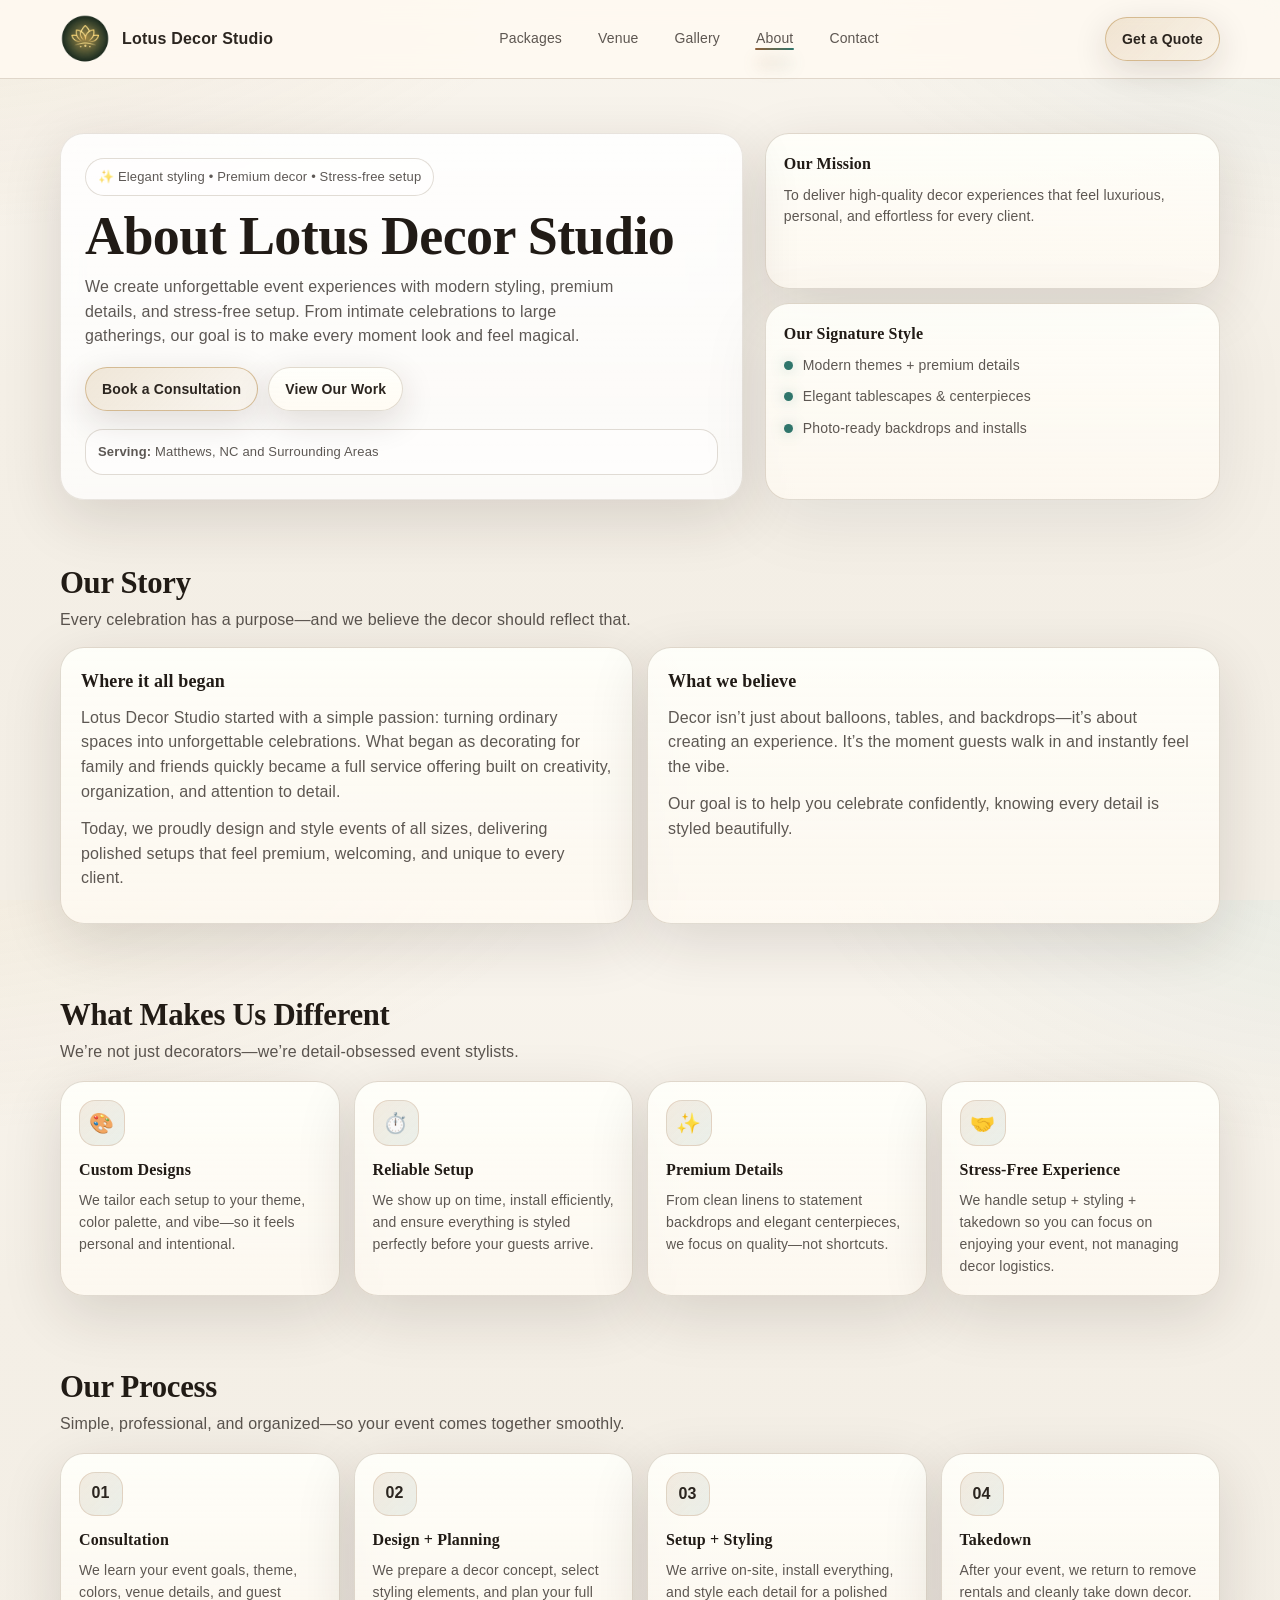
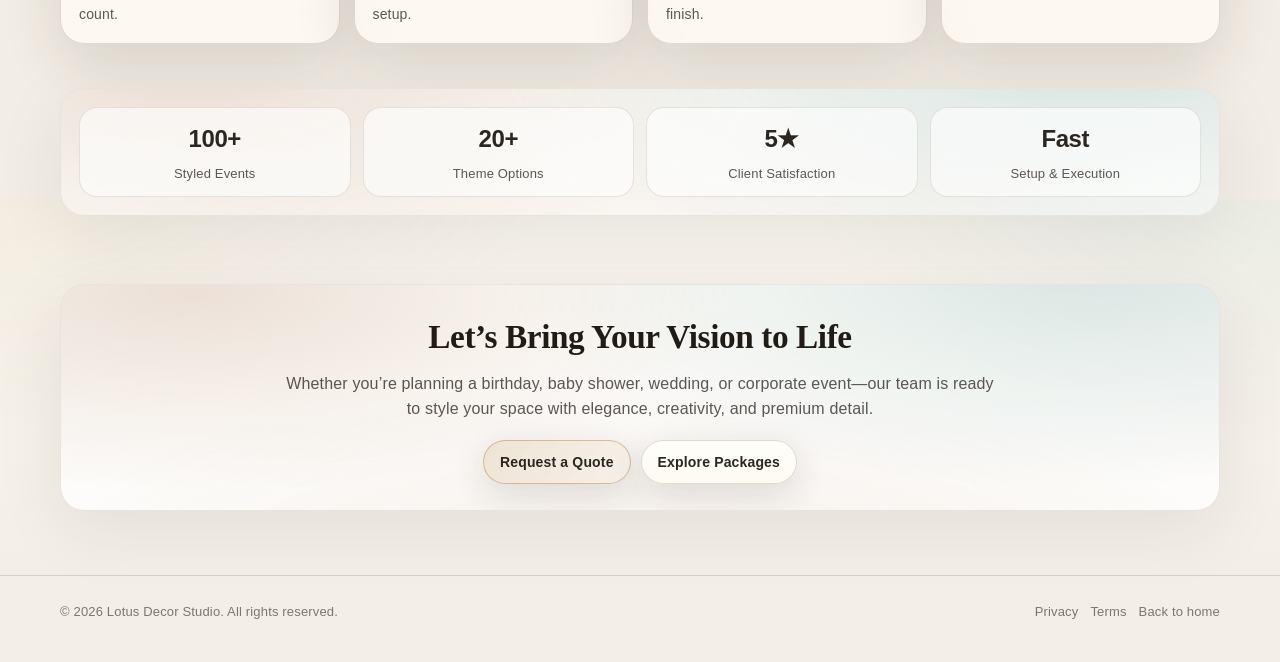
<file: about.html>
<!doctype html>
<html lang="en">

<head>
    <meta charset="utf-8" />
    <meta name="viewport" content="width=device-width,initial-scale=1" />
    <title>Lotus Decor Studio | About Us</title>
    <meta name="description" content="Learn more about Your Decor Studio—our story, our process, and how we create unforgettable party and event decor experiences." />

    <link rel="apple-touch-icon" sizes="180x180" href="images/logo/favicons/apple-touch-icon.png" />
    <link rel="icon" type="image/png" sizes="32x32" href="images/logo/favicons/favicon-32x32.png" />
    <link rel="icon" type="image/png" sizes="16x16" href="images/logo/favicons/favicon-16x16.png" />
    <link rel="icon" type="image/png" sizes="192x192" href="images/logo/favicons/android-chrome-192x192.png" />
    <link rel="icon" type="image/png" sizes="512x512" href="images/logo/favicons/android-chrome-512x512.png" />
    <link rel="manifest" href="images/logo/favicons/site.webmanifest" />
    <link rel="shortcut icon" href="images/logo/favicons/favicon.ico" />

    <link rel="stylesheet" href="event-decor-services.css">
    <link rel="stylesheet" href="shared-mobile.css" />
</head>

<body>
    <!-- HEADER --> 
    <header class="topbar">
        <div class="wrap nav">
            <a class="brand" href="index.html">
                <span class="logo"></span>
                <span>Lotus Decor Studio</span>
            </a>

            <nav class="navlinks navChips" aria-label="Primary">
                    <a href="index.html#packages" class="chipLink">Packages</a>
                    <a href="index.html#venue" class="chipLink">Venue</a>
                    <a href="index.html#gallery" class="chipLink">Gallery</a>
                    <a class="active chipLink" href="about.html" aria-current="page">About</a>
                    <a href="index.html#contact" class="chipLink">Contact</a>
                </nav>
            
            <a class="btn primary navCta" href="index.html#contact">Get a Quote</a>
        </div>
    </header>
    
    <main>
        <!-- HERO -->
        <section class="hero">
            <div class="wrap">
                <div class="heroGrid">

                    <div class="heroCard">
                        <span class="pill">✨ Elegant styling • Premium decor • Stress-free setup</span>

                        <h1>About Lotus Decor Studio</h1>

                        <p>
                            We create unforgettable event experiences with modern styling, premium details, and stress-free setup.
                            From intimate celebrations to large gatherings, our goal is to make every moment look and feel magical.
                        </p>

                        <div class="heroActions">
                            <a class="btn primary" href="index.html#contact">Book a Consultation</a>
                            <a class="btn" href="index.html#gallery">View Our Work</a>
                        </div>

                        <div class="heroNote">
                            <strong>Serving:</strong> Matthews, NC and Surrounding Areas
                        </div>
                    </div>

                    <aside class="heroSide">

                        <div class="sideCard">
                            <h3>Our Mission</h3>
                            <p>
                                To deliver high-quality decor experiences that feel luxurious, personal, and effortless for every client.
                            </p>
                        </div>

                        <div class="sideCard soft no-accent">
                            <h3>Our Signature Style</h3>
                            <ul class="sideList">
                                <li><span class="dot"></span><span>Modern themes + premium details</span></li>
                                <li><span class="dot"></span><span>Elegant tablescapes & centerpieces</span></li>
                                <li><span class="dot"></span><span>Photo-ready backdrops and installs</span></li>
                            </ul>
                        </div>

                    </aside>

                </div>
            </div>
        </section>

        <!-- STORY -->
        <section class="story">
            <div class="wrap">
                <div class="sectionHead">
                    <div>
                        <h2>Our Story</h2>
                        <p>
                            Every celebration has a purpose—and we believe the decor should reflect that.
                        </p>
                    </div>
                </div>

                <div class="storyGrid">

                    <div class="storyCard">
                        <h3>Where it all began</h3>
                        <p>
                            Lotus Decor Studio started with a simple passion: turning ordinary spaces into unforgettable celebrations.
                            What began as decorating for family and friends quickly became a full service offering built on creativity,
                            organization, and attention to detail.
                        </p>

                        <p>
                            Today, we proudly design and style events of all sizes, delivering polished setups that feel premium,
                            welcoming, and unique to every client.
                        </p>
                    </div>

                    <div class="storyCard">
                        <h3>What we believe</h3>
                        <p>
                            Decor isn’t just about balloons, tables, and backdrops—it’s about creating an experience.
                            It’s the moment guests walk in and instantly feel the vibe.
                        </p>

                        <p>
                            Our goal is to help you celebrate confidently, knowing every detail is styled beautifully.
                        </p>
                    </div>

                </div>
            </div>
        </section>

        <!-- VALUES -->
        <section class="values">
            <div class="wrap">
                <div class="sectionHead">
                    <div>
                        <h2>What Makes Us Different</h2>
                        <p>
                            We’re not just decorators—we’re detail-obsessed event stylists.
                        </p>
                    </div>
                </div>

                <div class="valueGrid">

                    <article class="valueCard">
                        <div class="icon">🎨</div>
                        <h3>Custom Designs</h3>
                        <p>
                            We tailor each setup to your theme, color palette, and vibe—so it feels personal and intentional.
                        </p>
                    </article>

                    <article class="valueCard">
                        <div class="icon">⏱️</div>
                        <h3>Reliable Setup</h3>
                        <p>
                            We show up on time, install efficiently, and ensure everything is styled perfectly before your guests arrive.
                        </p>
                    </article>

                    <article class="valueCard">
                        <div class="icon">✨</div>
                        <h3>Premium Details</h3>
                        <p>
                            From clean linens to statement backdrops and elegant centerpieces, we focus on quality—not shortcuts.
                        </p>
                    </article>

                    <article class="valueCard">
                        <div class="icon">🤝</div>
                        <h3>Stress-Free Experience</h3>
                        <p>
                            We handle setup + styling + takedown so you can focus on enjoying your event, not managing decor logistics.
                        </p>
                    </article>

                </div>
            </div>
        </section>

        <!-- PROCESS -->
        <section class="process">
            <div class="wrap">
                <div class="sectionHead">
                    <div>
                        <h2>Our Process</h2>
                        <p>
                            Simple, professional, and organized—so your event comes together smoothly.
                        </p>
                    </div>
                </div>

                <div class="processGrid">

                    <div class="step">
                        <span class="stepNum">01</span>
                        <h3>Consultation</h3>
                        <p>
                            We learn your event goals, theme, colors, venue details, and guest count.
                        </p>
                    </div>

                    <div class="step">
                        <span class="stepNum">02</span>
                        <h3>Design + Planning</h3>
                        <p>
                            We prepare a decor concept, select styling elements, and plan your full setup.
                        </p>
                    </div>

                    <div class="step">
                        <span class="stepNum">03</span>
                        <h3>Setup + Styling</h3>
                        <p>
                            We arrive on-site, install everything, and style each detail for a polished finish.
                        </p>
                    </div>

                    <div class="step">
                        <span class="stepNum">04</span>
                        <h3>Takedown</h3>
                        <p>
                            After your event, we return to remove rentals and cleanly take down decor.
                        </p>
                    </div>

                </div>
            </div>
        </section>

        <!-- STATS -->
        <section class="stats">
            <div class="wrap">
                <div class="statsCard">
                    <div class="stat">
                        <strong>100+</strong>
                        <span>Styled Events</span>
                    </div>

                    <div class="stat">
                        <strong>20+</strong>
                        <span>Theme Options</span>
                    </div>

                    <div class="stat">
                        <strong>5★</strong>
                        <span>Client Satisfaction</span>
                    </div>

                    <div class="stat">
                        <strong>Fast</strong>
                        <span>Setup & Execution</span>
                    </div>
                </div>
            </div>
        </section>

        <!-- CTA -->
        <section class="cta">
            <div class="wrap">
                <div class="ctaCard">
                    <h2>Let’s Bring Your Vision to Life</h2>
                    <p>
                        Whether you’re planning a birthday, baby shower, wedding, or corporate event—our team is ready to style your space
                        with elegance, creativity, and premium detail.
                    </p>

                    <div class="ctaActions">
                        <a class="btn primary" href="index.html#contact">Request a Quote</a>
                        <a class="btn" href="index.html#packages">Explore Packages</a>
                    </div>
                </div>
            </div>
        </section>

    </main>

    <!-- FOOTER -->
    <footer>
        <div class="wrap">
            <div class="foot">
                <div>© <span id="year"></span> Lotus Decor Studio. All rights reserved.</div>
                <div class="footLinks">
                    <a href="privacy.html">Privacy</a>
                    <a href="terms.html">Terms</a>
                    <a href="index.html#packages">Back to home</a>
                </div>
            </div>
        </div>
    </footer>

    <script src="event-decor-services.js" defer></script>
</body>

</html>
</file>
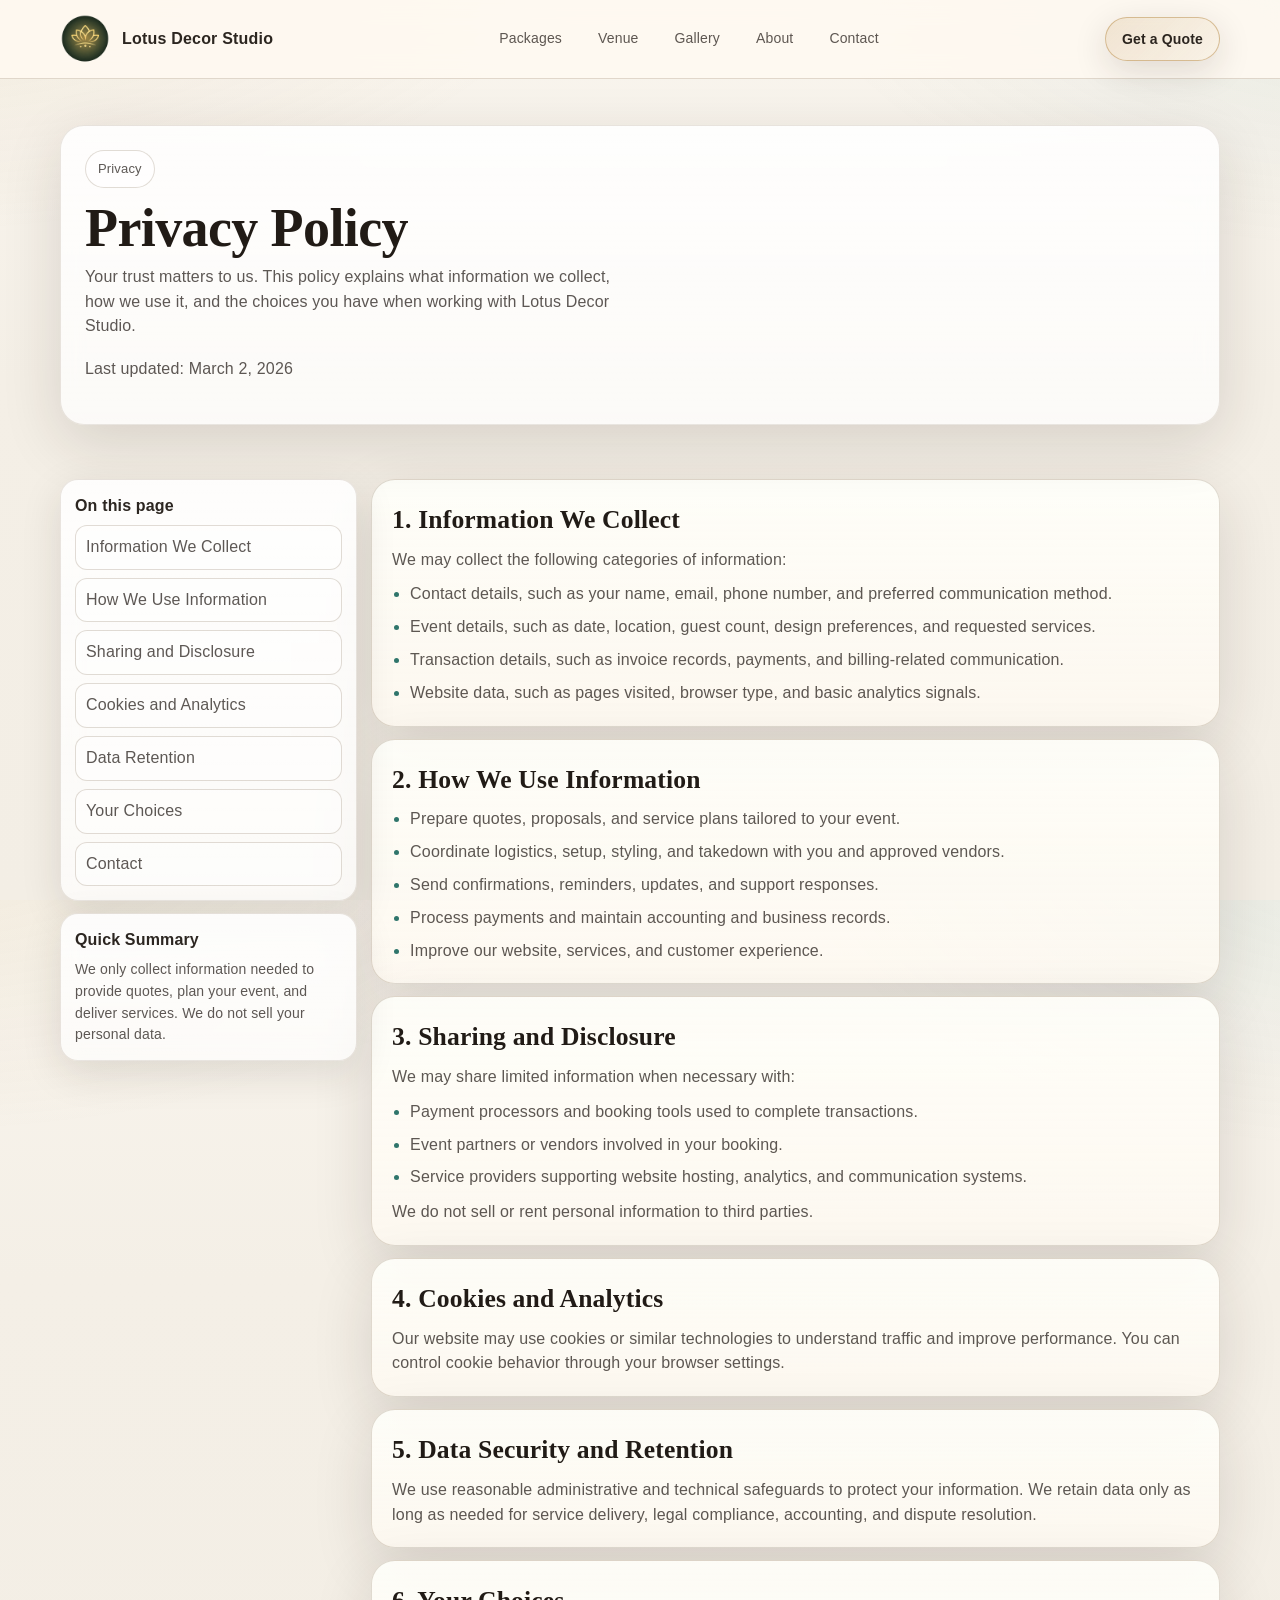
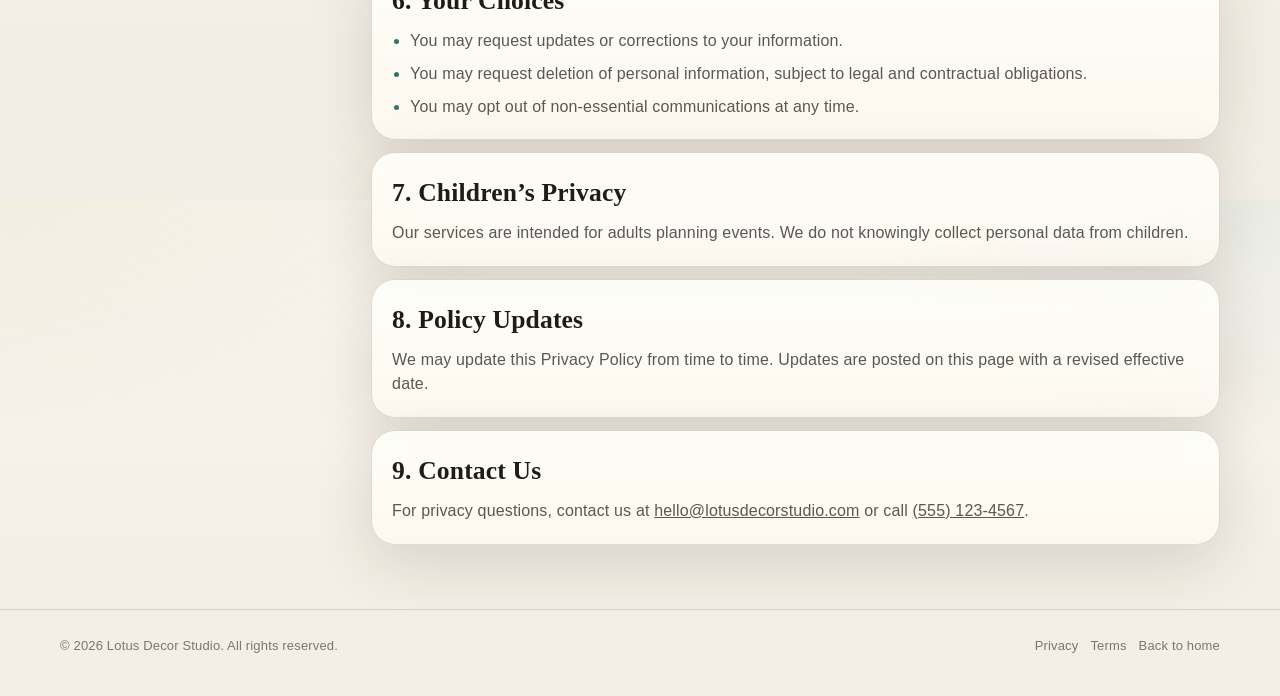
<file: privacy.html>
<!doctype html>
<html lang="en">

<head>
    <meta charset="utf-8" />
    <meta name="viewport" content="width=device-width,initial-scale=1" />
    <title>Lotus Decor Studio | Privacy Policy</title>
    <meta name="description" content="Privacy Policy for Your Decor Studio. Learn what information we collect, how we use it, and how we protect your data." />

    <link rel="apple-touch-icon" sizes="180x180" href="images/logo/favicons/apple-touch-icon.png" />
    <link rel="icon" type="image/png" sizes="32x32" href="images/logo/favicons/favicon-32x32.png" />
    <link rel="icon" type="image/png" sizes="16x16" href="images/logo/favicons/favicon-16x16.png" />
    <link rel="icon" type="image/png" sizes="192x192" href="images/logo/favicons/android-chrome-192x192.png" />
    <link rel="icon" type="image/png" sizes="512x512" href="images/logo/favicons/android-chrome-512x512.png" />
    <link rel="manifest" href="images/logo/favicons/site.webmanifest" />
    <link rel="shortcut icon" href="images/logo/favicons/favicon.ico" />

    <link rel="stylesheet" href="event-decor-services.css" />
    <link rel="stylesheet" href="shared-mobile.css" />
</head>

<body>
    <header class="topbar">
        <div class="wrap nav">
            <a class="brand" href="index.html">
                <span class="logo"></span>
                <span>Lotus Decor Studio</span>
            </a>

            <nav class="navlinks navChips" aria-label="Primary">
                <a href="index.html#packages" class="chipLink">Packages</a>
                <a href="index.html#venue" class="chipLink">Venue</a>
                <a href="index.html#gallery" class="chipLink">Gallery</a>
                <a href="about.html" class="chipLink">About</a>
                <a href="index.html#contact" class="chipLink">Contact</a>
            </nav>

            <a class="btn primary navCta" href="index.html#contact">Get a Quote</a>
        </div>
    </header>

    <main>
        <section class="hero legalHero">
            <div class="wrap">
                <div class="heroCard">
                    <span class="pill">Privacy</span>
                    <h1>Privacy Policy</h1>
                    <p>
                        Your trust matters to us. This policy explains what information we collect, how we use it, and the choices you
                        have when working with Lotus Decor Studio.
                    </p>
                    <p class="legalMeta">Last updated: March 2, 2026</p>
                </div>
            </div>
        </section>

        <section>
            <div class="wrap legalLayout">
                <aside class="legalAside" aria-label="Policy navigation">
                    <div class="miniBox">
                        <p class="miniTitle">On this page</p>
                        <nav class="legalToc">
                            <a href="#information">Information We Collect</a>
                            <a href="#use">How We Use Information</a>
                            <a href="#sharing">Sharing and Disclosure</a>
                            <a href="#cookies">Cookies and Analytics</a>
                            <a href="#retention">Data Retention</a>
                            <a href="#rights">Your Choices</a>
                            <a href="#contact">Contact</a>
                        </nav>
                    </div>

                    <div class="miniBox legalCallout">
                        <p class="miniTitle">Quick Summary</p>
                        <p class="miniText">
                            We only collect information needed to provide quotes, plan your event, and deliver services.
                            We do not sell your personal data.
                        </p>
                    </div>
                </aside>

                <div class="legalBody">
                    <article class="legalCard" id="information">
                        <h2>1. Information We Collect</h2>
                        <p>We may collect the following categories of information:</p>
                        <ul>
                            <li>Contact details, such as your name, email, phone number, and preferred communication method.</li>
                            <li>Event details, such as date, location, guest count, design preferences, and requested services.</li>
                            <li>Transaction details, such as invoice records, payments, and billing-related communication.</li>
                            <li>Website data, such as pages visited, browser type, and basic analytics signals.</li>
                        </ul>
                    </article>

                    <article class="legalCard" id="use">
                        <h2>2. How We Use Information</h2>
                        <ul>
                            <li>Prepare quotes, proposals, and service plans tailored to your event.</li>
                            <li>Coordinate logistics, setup, styling, and takedown with you and approved vendors.</li>
                            <li>Send confirmations, reminders, updates, and support responses.</li>
                            <li>Process payments and maintain accounting and business records.</li>
                            <li>Improve our website, services, and customer experience.</li>
                        </ul>
                    </article>

                    <article class="legalCard" id="sharing">
                        <h2>3. Sharing and Disclosure</h2>
                        <p>We may share limited information when necessary with:</p>
                        <ul>
                            <li>Payment processors and booking tools used to complete transactions.</li>
                            <li>Event partners or vendors involved in your booking.</li>
                            <li>Service providers supporting website hosting, analytics, and communication systems.</li>
                        </ul>
                        <p>We do not sell or rent personal information to third parties.</p>
                    </article>

                    <article class="legalCard" id="cookies">
                        <h2>4. Cookies and Analytics</h2>
                        <p>
                            Our website may use cookies or similar technologies to understand traffic and improve performance.
                            You can control cookie behavior through your browser settings.
                        </p>
                    </article>

                    <article class="legalCard" id="retention">
                        <h2>5. Data Security and Retention</h2>
                        <p>
                            We use reasonable administrative and technical safeguards to protect your information. We retain data only
                            as long as needed for service delivery, legal compliance, accounting, and dispute resolution.
                        </p>
                    </article>

                    <article class="legalCard" id="rights">
                        <h2>6. Your Choices</h2>
                        <ul>
                            <li>You may request updates or corrections to your information.</li>
                            <li>You may request deletion of personal information, subject to legal and contractual obligations.</li>
                            <li>You may opt out of non-essential communications at any time.</li>
                        </ul>
                    </article>

                    <article class="legalCard">
                        <h2>7. Children’s Privacy</h2>
                        <p>
                            Our services are intended for adults planning events. We do not knowingly collect personal data from children.
                        </p>
                    </article>

                    <article class="legalCard">
                        <h2>8. Policy Updates</h2>
                        <p>
                            We may update this Privacy Policy from time to time. Updates are posted on this page with a revised
                            effective date.
                        </p>
                    </article>

                    <article class="legalCard" id="contact">
                        <h2>9. Contact Us</h2>
                        <p>
                            For privacy questions, contact us at <a href="mailto:hello@yourdecorstudio.com">hello@lotusdecorstudio.com</a>
                            or call <a href="tel:15551234567">(555) 123-4567</a>.
                        </p>
                    </article>
                </div>
            </div>
        </section>
    </main>

    <footer>
        <div class="wrap">
            <div class="foot">
                <div>© <span id="year"></span> Lotus Decor Studio. All rights reserved.</div>
                <div class="footLinks">
                    <a href="privacy.html" aria-current="page">Privacy</a>
                    <a href="terms.html">Terms</a>
                    <a href="index.html#packages">Back to home</a>
                </div>
            </div>
        </div>
    </footer>

    <script src="event-decor-services.js" defer></script>
</body>

</html>
</file>
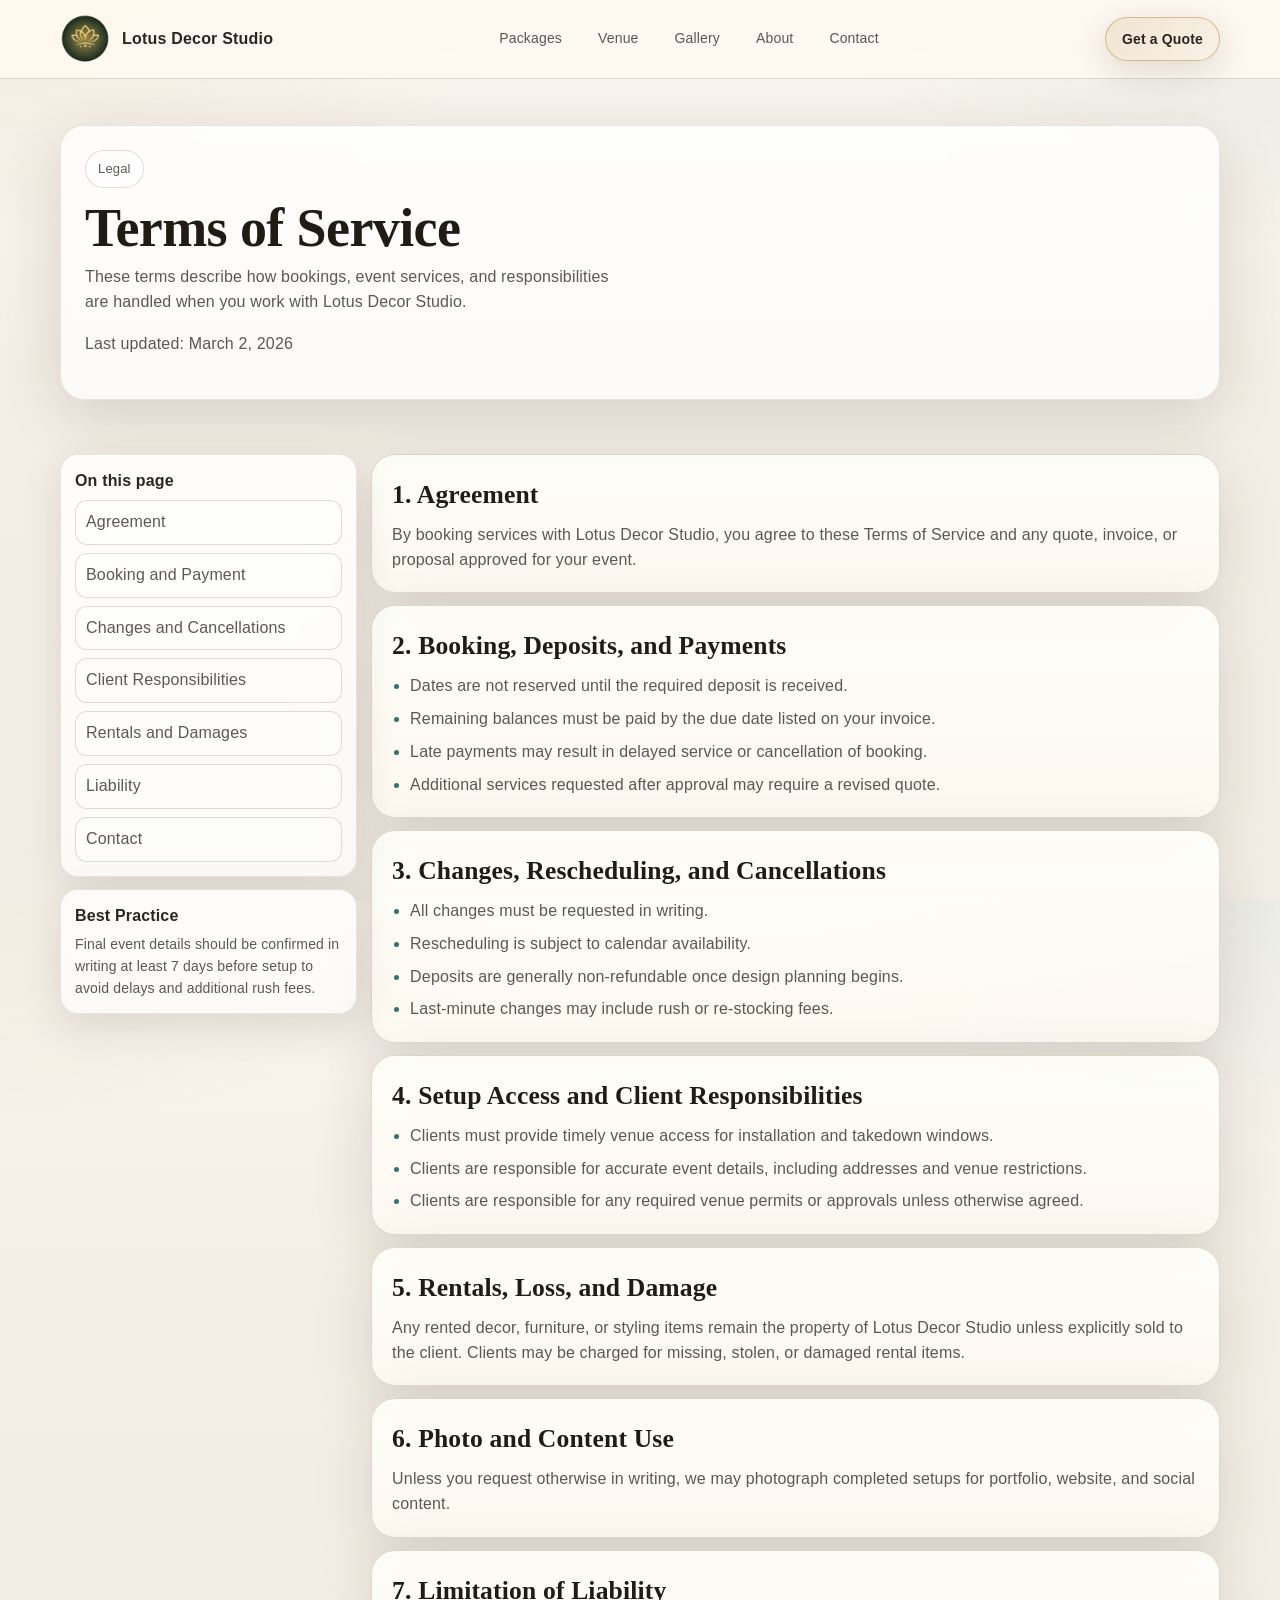
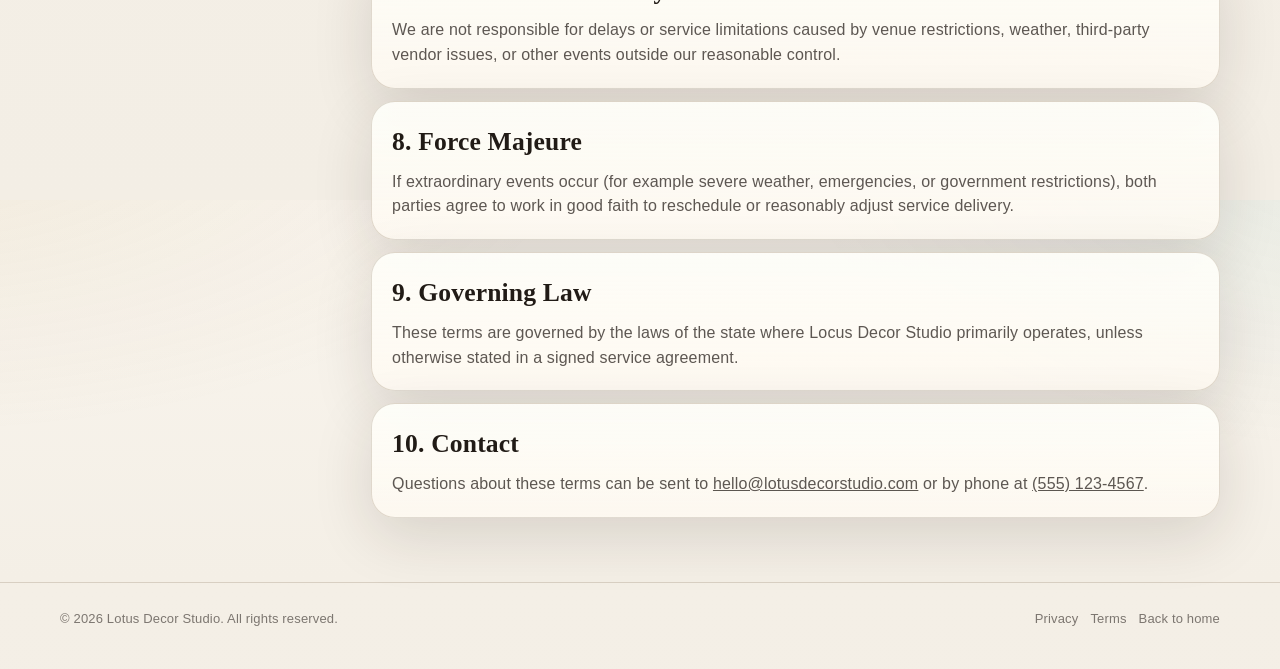
<file: terms.html>
<!doctype html>
<html lang="en">

<head>
    <meta charset="utf-8" />
    <meta name="viewport" content="width=device-width,initial-scale=1" />
    <title>Lotus Decor Studio | Terms of Service</title>
    <meta name="description" content="Terms of Service for Your Decor Studio. Review booking terms, payment expectations, cancellations, and service guidelines." />

    <link rel="apple-touch-icon" sizes="180x180" href="images/logo/favicons/apple-touch-icon.png" />
    <link rel="icon" type="image/png" sizes="32x32" href="images/logo/favicons/favicon-32x32.png" />
    <link rel="icon" type="image/png" sizes="16x16" href="images/logo/favicons/favicon-16x16.png" />
    <link rel="icon" type="image/png" sizes="192x192" href="images/logo/favicons/android-chrome-192x192.png" />
    <link rel="icon" type="image/png" sizes="512x512" href="images/logo/favicons/android-chrome-512x512.png" />
    <link rel="manifest" href="images/logo/favicons/site.webmanifest" />
    <link rel="shortcut icon" href="images/logo/favicons/favicon.ico" />

    <link rel="stylesheet" href="event-decor-services.css" />
    <link rel="stylesheet" href="shared-mobile.css" />
</head>

<body>
    <header class="topbar">
        <div class="wrap nav">
            <a class="brand" href="index.html">
                <span class="logo"></span>
                <span>Lotus Decor Studio</span>
            </a>

            <nav class="navlinks navChips" aria-label="Primary">
                <a href="index.html#packages" class="chipLink">Packages</a>
                <a href="index.html#venue" class="chipLink">Venue</a>
                <a href="index.html#gallery" class="chipLink">Gallery</a>
                <a href="about.html" class="chipLink">About</a>
                <a href="index.html#contact" class="chipLink">Contact</a>
            </nav>

            <a class="btn primary navCta" href="index.html#contact">Get a Quote</a>
        </div>
    </header>

    <main>
        <section class="hero legalHero">
            <div class="wrap">
                <div class="heroCard">
                    <span class="pill">Legal</span>
                    <h1>Terms of Service</h1>
                    <p>
                        These terms describe how bookings, event services, and responsibilities are handled when you work with
                        Lotus Decor Studio.
                    </p>
                    <p class="legalMeta">Last updated: March 2, 2026</p>
                </div>
            </div>
        </section>

        <section>
            <div class="wrap legalLayout">
                <aside class="legalAside" aria-label="Terms navigation">
                    <div class="miniBox">
                        <p class="miniTitle">On this page</p>
                        <nav class="legalToc">
                            <a href="#agreement">Agreement</a>
                            <a href="#booking">Booking and Payment</a>
                            <a href="#changes">Changes and Cancellations</a>
                            <a href="#client">Client Responsibilities</a>
                            <a href="#rentals">Rentals and Damages</a>
                            <a href="#liability">Liability</a>
                            <a href="#contact">Contact</a>
                        </nav>
                    </div>

                    <div class="miniBox legalCallout">
                        <p class="miniTitle">Best Practice</p>
                        <p class="miniText">
                            Final event details should be confirmed in writing at least 7 days before setup to avoid
                            delays and additional rush fees.
                        </p>
                    </div>
                </aside>

                <div class="legalBody">
                    <article class="legalCard" id="agreement">
                        <h2>1. Agreement</h2>
                        <p>
                            By booking services with Lotus Decor Studio, you agree to these Terms of Service and any quote,
                            invoice, or proposal approved for your event.
                        </p>
                    </article>

                    <article class="legalCard" id="booking">
                        <h2>2. Booking, Deposits, and Payments</h2>
                        <ul>
                            <li>Dates are not reserved until the required deposit is received.</li>
                            <li>Remaining balances must be paid by the due date listed on your invoice.</li>
                            <li>Late payments may result in delayed service or cancellation of booking.</li>
                            <li>Additional services requested after approval may require a revised quote.</li>
                        </ul>
                    </article>

                    <article class="legalCard" id="changes">
                        <h2>3. Changes, Rescheduling, and Cancellations</h2>
                        <ul>
                            <li>All changes must be requested in writing.</li>
                            <li>Rescheduling is subject to calendar availability.</li>
                            <li>Deposits are generally non-refundable once design planning begins.</li>
                            <li>Last-minute changes may include rush or re-stocking fees.</li>
                        </ul>
                    </article>

                    <article class="legalCard" id="client">
                        <h2>4. Setup Access and Client Responsibilities</h2>
                        <ul>
                            <li>Clients must provide timely venue access for installation and takedown windows.</li>
                            <li>Clients are responsible for accurate event details, including addresses and venue restrictions.</li>
                            <li>Clients are responsible for any required venue permits or approvals unless otherwise agreed.</li>
                        </ul>
                    </article>

                    <article class="legalCard" id="rentals">
                        <h2>5. Rentals, Loss, and Damage</h2>
                        <p>
                            Any rented decor, furniture, or styling items remain the property of Lotus Decor Studio unless explicitly
                            sold to the client. Clients may be charged for missing, stolen, or damaged rental items.
                        </p>
                    </article>

                    <article class="legalCard">
                        <h2>6. Photo and Content Use</h2>
                        <p>
                            Unless you request otherwise in writing, we may photograph completed setups for portfolio,
                            website, and social content.
                        </p>
                    </article>

                    <article class="legalCard" id="liability">
                        <h2>7. Limitation of Liability</h2>
                        <p>
                            We are not responsible for delays or service limitations caused by venue restrictions, weather,
                            third-party vendor issues, or other events outside our reasonable control.
                        </p>
                    </article>

                    <article class="legalCard">
                        <h2>8. Force Majeure</h2>
                        <p>
                            If extraordinary events occur (for example severe weather, emergencies, or government restrictions),
                            both parties agree to work in good faith to reschedule or reasonably adjust service delivery.
                        </p>
                    </article>

                    <article class="legalCard">
                        <h2>9. Governing Law</h2>
                        <p>
                            These terms are governed by the laws of the state where Locus Decor Studio primarily operates,
                            unless otherwise stated in a signed service agreement.
                        </p>
                    </article>

                    <article class="legalCard" id="contact">
                        <h2>10. Contact</h2>
                        <p>
                            Questions about these terms can be sent to
                            <a href="mailto:hello@yourdecorstudio.com">hello@lotusdecorstudio.com</a>
                            or by phone at <a href="tel:15551234567">(555) 123-4567</a>.
                        </p>
                    </article>
                </div>
            </div>
        </section>
    </main>

    <footer>
        <div class="wrap">
            <div class="foot">
                <div>© <span id="year"></span> Lotus Decor Studio. All rights reserved.</div>
                <div class="footLinks">
                    <a href="privacy.html">Privacy</a>
                    <a href="terms.html" aria-current="page">Terms</a>
                    <a href="index.html#packages">Back to home</a>
                </div>
            </div>
        </div>
    </footer>

    <script src="event-decor-services.js" defer></script>
</body>

</html>
</file>
<file: event-decor-services.css>
/* ========================
   1) THEME TOKENS (SHARED)
   ======================== */
:root {
    /* Background + Panels */
    --bg: #f4efe6;
    --panel: rgba(255, 250, 242, 0.78);
    --panel2: rgba(255, 255, 250, 0.9);
    --stroke: rgba(108, 83, 54, 0.2);

    /* Text */
    --text: rgba(31, 24, 19, 0.94);
    --muted: rgba(31, 24, 19, 0.72);
    --muted2: rgba(31, 24, 19, 0.56);

    /* Party Theme Accent Colors */
    --brand: #8f5f39;
    --brand2: #2f756b;
    --accent: #bc9354;

    /* Shadows + Radius */
    --shadow: 0 18px 60px rgba(44, 31, 22, 0.14);
    --radius: 18px;
    --radius2: 24px;
    --max: 1160px;
    --scroll-offset: 96px;
    --btn-height: 44px;
    --btn-padding-x: 16px;
    --btn-font-size: 14px;
}

/* Keep (harmless) — it matches your light tokens anyway */
@media (prefers-color-scheme: light) {
    :root {
        --bg: #f4efe6;
        --panel: rgba(255, 250, 242, 0.78);
        --panel2: rgba(255, 255, 250, 0.9);
        --stroke: rgba(108, 83, 54, 0.2);

        --text: rgba(31, 24, 19, 0.94);
        --muted: rgba(31, 24, 19, 0.72);
        --muted2: rgba(31, 24, 19, 0.56);

        --shadow: 0 18px 60px rgba(44, 31, 22, 0.14);
    }
}

/* ===============
   2) RESET / BASE
   =============== */
* {
    box-sizing: border-box;
}

html,
body {
    height: 100%;
}

html {
    scroll-behavior: smooth;
    scroll-padding-top: calc(var(--scroll-offset) + env(safe-area-inset-top));
}

[id],
[data-scroll-id] {
    scroll-margin-top: calc(var(--scroll-offset) + env(safe-area-inset-top) + 4px);
}

body {
    margin: 0;
    font-family: "Avenir Next", "Nunito Sans", "Trebuchet MS", sans-serif;
    color: var(--text);
    line-height: 1.55;
    letter-spacing: 0.01em;
    background: radial-gradient(1200px 560px at -8% -10%, rgba(188, 147, 84, 0.12), transparent 58%),
        radial-gradient(1000px 540px at 108% -8%, rgba(63, 126, 116, 0.1), transparent 60%),
        linear-gradient(180deg, #f9f5ee 0%, var(--bg) 42%, #f3eee5 100%);
    background-attachment: scroll;
}

a {
    color: inherit;
    transition: color 0.2s ease;
}

h1,
h2,
h3 {
    font-family: "Iowan Old Style", "Palatino Linotype", "Book Antiqua", Palatino, serif;
    color: rgba(24, 18, 13, 0.96);
}

.wrap {
    width: min(var(--max), calc(100% - 40px));
    margin: 0 auto;
}

/* ===================
   3) TOP NAV (SHARED)
   =================== */
.topbar {
    position: sticky;
    top: 0;
    z-index: 50;
    backdrop-filter: blur(14px);
    background: rgba(255, 250, 242, 0.8);
    border-bottom: 1px solid var(--stroke);
}

.nav {
    display: flex;
    align-items: center;
    justify-content: space-between;
    padding: 14px 0;
    gap: 14px;
}

.brand {
    display: flex;
    align-items: center;
    gap: 12px;
    text-decoration: none;
    font-weight: 800;
    /* using the stronger About value */
    letter-spacing: 0.2px;
}

.logo {
    width: 50px;
    height: 50px;
    flex: 0 0 50px;
    border-radius: 50%;
    background: url("images/logo/logo.png") center / contain no-repeat;
}

.navlinks {
    display: flex;
    gap: 16px;
    flex-wrap: wrap;
    font-size: 14px;
    color: var(--muted);
}

.navlinks a {
    position: relative;
    /* needed for gradient underline */
    text-decoration: none;
    padding: 8px 10px;
    border-radius: 12px;
}

.navlinks a:hover {
    background: var(--panel);
    color: var(--text);
}

/* Active link: gradient underline + glow (from about.css) */
.navlinks a.active::before,
.navlinks a[aria-current="page"]::before {
    content: "";
    position: absolute;
    left: 10px;
    right: 10px;
    bottom: -10px;
    height: 10px;
    border-radius: 999px;
    background: linear-gradient(90deg, rgba(171, 121, 79, 0.35), rgba(63, 126, 116, 0.25));
    filter: blur(8px);
    opacity: 0.5;
}

.navlinks a.active::after,
.navlinks a[aria-current="page"]::after {
    content: "";
    position: absolute;
    left: 9px;
    right: 9px;

    /* Underline sits INSIDE the link, near bottom */
    bottom: 7.5px;
    height: 2.5px;
    border-radius: 999px;
    background: linear-gradient(90deg, var(--brand), var(--brand2));
}

/* Stop the fade overlay from covering the first chip */
@media (max-width: 820px) {

    /* Remove the nav-level fades (these cause the “faded Packages” look) */
    .nav::before,
    .nav::after {
        display: none;
    }

    /* Add fades to the scroll container instead */
    .navChips {
        position: relative;
    }

    .navChips::before,
    .navChips::after {
        content: "";
        position: absolute;
        top: 0;
        bottom: 0;
        width: 18px;
        pointer-events: none;
        z-index: 1;
    }

    .navChips::before {
        left: 0;
        background: linear-gradient(to right, var(--bg), rgba(244, 239, 230, 0));
    }

    .navChips::after {
        right: 0;
        background: linear-gradient(to left, var(--bg), rgba(244, 239, 230, 0));
    }

    /* Ensure chips sit above the fades */
    .chipLink {
        position: relative;
        z-index: 2;
    }
}

/* ===================
   4) BUTTONS (SHARED)
   =================== */
.btn {
    display: inline-flex;
    align-items: center;
    justify-content: center;
    gap: 10px;
    min-height: var(--btn-height);
    padding: 0 var(--btn-padding-x);
    border-radius: 999px;
    border: 1px solid var(--stroke);
    background: linear-gradient(180deg, var(--panel2), var(--panel));
    box-shadow: 0 10px 35px rgba(44, 31, 22, 0.14);
    color: var(--text);
    -webkit-text-fill-color: var(--text);
    /* iOS Safari */
    text-decoration: none;
    font-weight: 650;
    font-size: var(--btn-font-size);
    line-height: 1;
    white-space: nowrap;
    cursor: pointer;
    transition:
        transform 0.2s ease,
        border-color 0.2s ease,
        box-shadow 0.2s ease,
        background 0.2s ease;
}

.btn:hover {
    transform: translateY(-1px);
    border-color: rgba(171, 121, 79, 0.55);
    box-shadow: 0 14px 45px rgba(171, 121, 79, 0.22);
}

.btn:active {
    transform: translateY(0);
}

.btn.primary {
    border-color: rgba(188, 147, 84, 0.55);
    background: linear-gradient(135deg, rgba(188, 147, 84, 0.2), rgba(188, 147, 84, 0.06));
    color: rgba(24, 18, 13, 0.96);
}

a:focus-visible,
button:focus-visible,
input:focus-visible,
textarea:focus-visible,
select:focus-visible {
    outline: 2px solid rgba(63, 126, 116, 0.55);
    outline-offset: 3px;
}

/* ========================
   5) SECTION BASE (SHARED)
   ======================== */
section {
    padding: 34px 0;
}

.sectionHead {
    display: flex;
    align-items: flex-end;
    justify-content: space-between;
    gap: 16px;
    margin-bottom: 14px;
}

.sectionHead h2 {
    margin: 0;
    font-size: clamp(22px, 2.4vw, 32px);
    letter-spacing: -0.3px;
}

.sectionHead p {
    margin: 0;
    color: var(--muted);
    max-width: 72ch;
}

.hint {
    margin: 6px 0 12px;
    color: var(--muted);
}

/* ================
   6) HERO (SHARED)
   ================ */
.hero {
    padding: 54px 0 26px;
}

.heroGrid {
    display: grid;
    grid-template-columns: 1.2fr 0.8fr;
    gap: 22px;
    align-items: stretch;
}

@media (max-width: 960px) {
    .heroGrid {
        grid-template-columns: 1fr;
    }
}

.heroCard {
    border: 1px solid var(--stroke);
    border-radius: var(--radius2);
    background: linear-gradient(180deg, var(--panel2), var(--panel));
    box-shadow: var(--shadow);
    padding: 24px;
    overflow: hidden;
    position: relative;
}

.pill {
    display: inline-flex;
    gap: 8px;
    align-items: center;
    padding: 8px 12px;
    border-radius: 999px;
    border: 1px solid var(--stroke);
    background: rgba(255, 255, 255, 0.52);
    color: var(--muted);
    font-size: 13px;
}

.hero h1 {
    margin: 12px 0 10px;
    font-size: clamp(34px, 4.4vw, 54px);
    line-height: 1.05;
    letter-spacing: -0.6px;
}

.hero p {
    margin: 0 0 18px;
    color: var(--muted);
    font-size: 16px;
    max-width: 62ch;
}

.heroActions {
    display: flex;
    flex-wrap: wrap;
    gap: 10px;
    margin-top: 10px;
}

.jump {
    display: flex;
    flex-wrap: wrap;
    gap: 10px;
    margin-top: 14px;
}

.chip {
    display: inline-flex;
    align-items: center;
    justify-content: center;
    padding: 10px 12px;
    border-radius: 999px;
    border: 1px solid var(--stroke);
    background: rgba(255, 255, 255, 0.58);
    color: var(--muted);
    text-decoration: none;
    font-size: 13px;
}

.chip:hover {
    border-color: rgba(188, 147, 84, 0.42);
    color: var(--text);
}

.heroMini {
    display: grid;
    gap: 12px;
}

.miniBox {
    border: 1px solid var(--stroke);
    border-radius: var(--radius);
    background: linear-gradient(180deg, var(--panel2), var(--panel));
    padding: 16px;
    box-shadow: 0 12px 40px rgba(44, 31, 22, 0.12);
}

.miniTitle {
    font-weight: 700;
    margin: 0 0 6px;
}

.miniText {
    margin: 0;
    color: var(--muted);
    font-size: 14px;
}

.miniList {
    margin: 10px 0 0;
    padding: 0;
    list-style: none;
    display: grid;
    gap: 8px;
    color: var(--muted);
    font-size: 14px;
}

.miniList li {
    display: flex;
    gap: 10px;
    align-items: flex-start;
}

.dot {
    width: 9px;
    height: 9px;
    border-radius: 999px;
    margin-top: 6px;
    background: var(--brand2);
    box-shadow: 0 0 18px rgba(63, 126, 116, 0.55);
    flex: 0 0 9px;
}

/* ================
   7) TABS (SHARED)
   ================ */
.tabs {
    display: flex;
    gap: 10px;
    flex-wrap: wrap;
    margin: 14px 0 18px;
}

.tabBtn {
    appearance: none;
    border: 1px solid var(--stroke);
    background: rgba(255, 255, 255, 0.6);
    color: var(--muted);
    min-height: var(--btn-height);
    padding: 0 var(--btn-padding-x);
    border-radius: 999px;
    cursor: pointer;
    font-weight: 650;
    font-size: var(--btn-font-size);
    line-height: 1;
    transition:
        border-color 0.2s ease,
        background 0.2s ease,
        color 0.2s ease,
        transform 0.2s ease;
}

.tabBtn:hover {
    border-color: rgba(171, 121, 79, 0.45);
    transform: translateY(-1px);
}

.tabBtn[aria-selected="true"] {
    color: var(--text);
    border-color: rgba(171, 121, 79, 0.65);
    background: linear-gradient(135deg, rgba(171, 121, 79, 0.22), rgba(63, 126, 116, 0.14));
}

main img[data-modal-image="true"] {
    cursor: pointer;
}

.image-modal {
    position: fixed;
    inset: 0;
    z-index: 120;
    display: grid;
    place-items: center;
    padding: 24px;
    background: rgba(16, 12, 8, 0.78);
    backdrop-filter: blur(3px);
    opacity: 0;
    visibility: hidden;
    pointer-events: none;
    transition: opacity 0.2s ease, visibility 0.2s ease;
}

.image-modal.is-open {
    opacity: 1;
    visibility: visible;
    pointer-events: auto;
}

.image-modal__panel {
    position: relative;
    display: inline-grid;
    gap: 10px;
    justify-items: stretch;
    width: fit-content;
    max-width: min(1100px, 92vw);
}

.image-modal__img {
    width: 100%;
    max-width: 100%;
    max-height: 78vh;
    border-radius: 14px;
    border: 1px solid rgba(255, 255, 255, 0.22);
    box-shadow: 0 28px 80px rgba(0, 0, 0, 0.45);
    background: rgba(255, 255, 255, 0.06);
    object-fit: contain;
    display: block;
}

.image-modal__caption {
    margin: 0 auto;
    width: min(820px, 100%);
    text-align: center;
    color: rgba(255, 255, 255, 0.92);
    font-size: 14px;
    line-height: 1.45;
    justify-self: center;
}

.image-modal__close {
    --close-size: clamp(30px, 4vw, 34px);
    position: absolute;
    top: 0;
    right: 0;
    width: var(--close-size);
    height: var(--close-size);
    border: 1px solid rgba(255, 255, 255, 0.42);
    border-radius: 50%;
    background: linear-gradient(180deg, rgba(255, 255, 255, 0.28), rgba(255, 255, 255, 0.12));
    backdrop-filter: blur(10px);
    color: rgba(255, 255, 255, 0.98);
    font-size: clamp(16px, 2.8vw, 20px);
    font-weight: 500;
    cursor: pointer;
    display: inline-flex;
    align-items: center;
    justify-content: center;
    box-shadow: 0 12px 28px rgba(0, 0, 0, 0.34);
    z-index: 3;
    transition: background 0.2s ease, box-shadow 0.2s ease;
}

.image-modal__close:hover {
    background: linear-gradient(180deg, rgba(255, 255, 255, 0.34), rgba(255, 255, 255, 0.14));
    box-shadow: 0 16px 34px rgba(0, 0, 0, 0.4);
}

@media (max-width: 560px) {
    .image-modal__close {
        top: 8px;
        right: 8px;
    }
}

body.modal-open {
    overflow: hidden;
}

/* =========================
   8) CARDS / GRIDS (SHARED)
   ========================= */
.grid3 {
    display: grid;
    grid-template-columns: repeat(3, 1fr);
    gap: 14px;
}

@media (max-width: 980px) {
    .grid3 {
        grid-template-columns: 1fr;
    }
}

.card {
    border: 1px solid var(--stroke);
    border-radius: var(--radius2);
    background: linear-gradient(180deg, var(--panel2), var(--panel));
    box-shadow: var(--shadow);
    overflow: hidden;
    display: flex;
    flex-direction: column;
    min-height: 100%;
    transition:
        transform 0.25s ease,
        box-shadow 0.25s ease,
        border-color 0.25s ease;
}

.cardMedia {
    aspect-ratio: 16/10;
    background: radial-gradient(900px 400px at 20% 10%, rgba(188, 147, 84, 0.24), transparent 45%),
        radial-gradient(700px 380px at 90% 20%, rgba(188, 147, 84, 0.16), transparent 48%), rgba(255, 255, 255, 0.05);
    border-bottom: 1px solid var(--stroke);
    position: relative;
}

.cardMedia img {
    width: 100%;
    height: 100%;
    object-fit: cover;
    display: block;
    filter: saturate(1.04) contrast(1.02);
    transition:
        transform 0.4s ease,
        filter 0.4s ease;
}

.badge {
    position: absolute;
    left: 14px;
    top: 14px;
    background: rgba(255, 255, 255, 0.72);
    border: 1px solid rgba(108, 83, 54, 0.14);
    color: var(--text);
    padding: 8px 10px;
    border-radius: 999px;
    font-size: 12px;
    backdrop-filter: blur(10px);
}

.cardBody {
    padding: 16px 16px 14px;
    display: grid;
    gap: 10px;
}

.cardTop {
    display: flex;
    align-items: flex-start;
    justify-content: space-between;
    gap: 10px;
}

.card h3 {
    margin: 0;
    font-size: 18px;
    letter-spacing: -0.2px;
}

.price {
    font-weight: 800;
    color: rgba(188, 147, 84, 0.95);
    letter-spacing: 0.2px;
    white-space: nowrap;
}

.sub {
    margin: 0;
    color: var(--muted);
    font-size: 14px;
}

.list {
    margin: 0;
    padding: 0;
    list-style: none;
    display: grid;
    gap: 8px;
    color: var(--muted);
    font-size: 14px;
}

.list li {
    display: flex;
    gap: 10px;
}

.check {
    width: 18px;
    height: 18px;
    border-radius: 6px;
    border: 1px solid rgba(171, 121, 79, 0.6);
    background: rgba(171, 121, 79, 0.14);
    flex: 0 0 18px;
    margin-top: 2px;
    position: relative;
}

.check:after {
    content: "";
    position: absolute;
    inset: 0;
    background: radial-gradient(circle at 30% 30%, rgba(63, 126, 116, 0.7), transparent 55%);
    opacity: 0.7;
    border-radius: 6px;
}

.cardFoot {
    margin-top: auto;
    padding: 14px 16px 16px;
    display: flex;
    gap: 10px;
    flex-wrap: wrap;
    border-top: 1px solid var(--stroke);
    background: rgba(255, 255, 255, 0.35);
}

.card:hover {
    transform: translateY(-4px);
    border-color: rgba(171, 121, 79, 0.36);
    box-shadow: 0 24px 64px rgba(44, 31, 22, 0.15);
}

.card:hover .cardMedia img {
    transform: scale(1.035);
    filter: saturate(1.08) contrast(1.03);
}

@media (max-width: 980px) {
    .grid3 {
        gap: 1.1rem !important;
    }
}

/* ===================
   9) CALLOUT (SHARED)
   =================== */
.callout {
    border: 1px solid rgba(171, 121, 79, 0.22);
    border-radius: var(--radius2);
    box-shadow: var(--shadow);
    padding: 18px;
    margin-top: 1.1rem !important;
    display: flex;
    gap: 14px;
    align-items: flex-start;
    justify-content: space-between;
    flex-wrap: wrap;
}

.callout strong {
    font-size: 16px;
}

.callout p {
    margin: 6px 0 0;
    color: var(--muted);
    max-width: 90ch;
}

.callout .btn {
    margin-top: 0.26rem;
}

/* =====================================
   10) PROMO (EVENT DECOR SERVICES PAGE)
   ===================================== */
.promo {
    display: grid;
    grid-template-columns: 1.05fr 0.95fr;
    gap: 14px;
    align-items: stretch;
}

@media (max-width: 960px) {
    .promo {
        grid-template-columns: 1fr;
    }
}

.promoSide {
    border-radius: var(--radius2);
}

.promoActions {
    margin-top: 12px;
}

/* =======================================
   11) GALLERY (EVENT DECOR SERVICES PAGE)
   ======================================= */
.gallery {
    display: grid;
    grid-template-columns: repeat(12, 1fr);
    gap: 10px;
}

.g {
    border: 1px solid var(--stroke);
    border-radius: var(--radius);
    overflow: hidden;
    background: rgba(255, 255, 255, 0.45);
    box-shadow: 0 14px 50px rgba(44, 31, 22, 0.16);
    min-height: 160px;
    transition:
        transform 0.25s ease,
        box-shadow 0.25s ease,
        border-color 0.25s ease;
}

.g img {
    width: 100%;
    height: 100%;
    object-fit: cover;
    display: block;
    transition:
        transform 0.45s ease,
        filter 0.45s ease;
}

.g:hover {
    transform: translateY(-4px);
    border-color: rgba(63, 126, 116, 0.32);
    box-shadow: 0 24px 68px rgba(44, 31, 22, 0.15);
}

.g:hover img {
    transform: scale(1.04);
    filter: saturate(1.04);
}

.g1 {
    grid-column: span 7;
    min-height: 240px;
}

.g2 {
    grid-column: span 5;
    min-height: 240px;
}

.g3 {
    grid-column: span 4;
}

.g4 {
    grid-column: span 4;
}

.g5 {
    grid-column: span 4;
}

@media (max-width: 960px) {

    .g1,
    .g2,
    .g3,
    .g4,
    .g5 {
        grid-column: span 12;
    }

    .g {
        min-height: 220px;
    }
}

/* ===============================================
   12) CONTACT / FORMS (EVENT DECOR SERVICES PAGE)
   ================================================ */
.contactGrid {
    display: grid;
    grid-template-columns: 0.9fr 1.1fr;
    gap: 14px;
    align-items: start;
}

@media (max-width: 960px) {
    .contactGrid {
        grid-template-columns: 1fr;
    }
}

.contactSide {
    border-radius: var(--radius2);
}

.contactActions {
    margin-top: 14px;
    display: flex;
    gap: 10px;
    flex-wrap: wrap;
}

.form {
    border: 1px solid var(--stroke);
    border-radius: var(--radius2);
    background: linear-gradient(180deg, var(--panel2), var(--panel));
    box-shadow: var(--shadow);
    padding: 16px;
}

label {
    display: block;
    font-size: 13px;
    color: var(--muted);
    margin: 0 0 6px;
}

input,
textarea,
select {
    width: 100%;
    padding: 12px 12px;
    border-radius: 14px;
    border: 1px solid var(--stroke);
    background: rgba(255, 255, 255, 0.62);
    color: var(--text);
    outline: none;
    transition:
        border-color 0.2s ease,
        box-shadow 0.2s ease,
        background 0.2s ease;
}

textarea {
    min-height: 120px;
    resize: vertical;
}

input:focus,
textarea:focus,
select:focus {
    border-color: rgba(188, 147, 84, 0.55);
    box-shadow: 0 0 0 3px rgba(188, 147, 84, 0.14);
    background: rgba(255, 255, 255, 0.86);
}

.row2 {
    display: grid;
    grid-template-columns: 1fr 1fr;
    gap: 10px;
}

@media (max-width: 560px) {
    .row2 {
        grid-template-columns: 1fr;
    }
}

.mt10 {
    margin-top: 10px;
}

.formActions {
    margin-top: 10px;
    display: flex;
    gap: 10px;
    flex-wrap: wrap;
    align-items: center;
}

.formNote {
    color: var(--muted2);
    font-size: 13px;
}

.finePrint {
    margin: 12px 0 0;
    color: var(--muted2);
    font-size: 13px;
}

/* =======================
   13) ABOUT PAGE SECTIONS
   ======================= */
.heroNote {
    margin-top: 18px;
    padding: 12px;
    border-radius: 18px;
    border: 1px solid var(--stroke);
    background: rgba(255, 255, 255, 0.55);
    color: var(--muted);
    font-size: 13px;
}

.heroSide {
    display: grid;
    gap: 14px;
}

.sideCard {
    border: 1px solid var(--stroke);
    border-radius: var(--radius2);
    background: linear-gradient(180deg, var(--panel2), var(--panel));
    box-shadow: var(--shadow);
    padding: 18px;
}

.sideCard h3 {
    margin: 0 0 8px;
    font-size: 16px;
}

.sideCard p {
    margin: 0;
    color: var(--muted);
    font-size: 14px;
}

/*
.sideCard.soft {
    background: linear-gradient(180deg, var(--panel2), var(--panel));
    border: 1px solid var(--stroke);
}
*/

/* Remove pink/purple accents */
.sideCard.soft.no-accent {
    background: linear-gradient(180deg, var(--panel2), var(--panel)) !important;
    border-color: var(--stroke) !important;
}

/* Kill the purple/pink glow overlay */
.sideCard.soft.no-accent::before {
    content: none !important;
}

.sideList {
    margin: 0;
    padding: 0;
    list-style: none;
    display: grid;
    gap: 10px;
    color: var(--muted);
    font-size: 14px;
}

.sideList li {
    display: flex;
    gap: 10px;
    align-items: flex-start;
}

/* Story */
.storyGrid {
    display: grid;
    grid-template-columns: 1fr 1fr;
    gap: 14px;
    margin-top: 14px;
}

@media (max-width: 900px) {
    .storyGrid {
        grid-template-columns: 1fr;
    }
}

.storyCard {
    border: 1px solid var(--stroke);
    border-radius: var(--radius2);
    background: linear-gradient(180deg, var(--panel2), var(--panel));
    box-shadow: var(--shadow);
    padding: 20px;
}

.storyCard h3 {
    margin: 0 0 10px;
    font-size: 18px;
}

.storyCard p {
    margin: 0 0 12px;
    color: var(--muted);
}

/* Values */
.valueGrid {
    display: grid;
    grid-template-columns: repeat(4, 1fr);
    gap: 14px;
    margin-top: 16px;
}

@media (max-width: 1000px) {
    .valueGrid {
        grid-template-columns: 1fr 1fr;
    }
}

@media (max-width: 640px) {
    .valueGrid {
        grid-template-columns: 1fr;
    }
}

.valueCard {
    border: 1px solid var(--stroke);
    border-radius: var(--radius2);
    background: linear-gradient(180deg, var(--panel2), var(--panel));
    box-shadow: var(--shadow);
    padding: 18px;
}

.valueCard .icon {
    width: 46px;
    height: 46px;
    border-radius: 16px;
    display: flex;
    align-items: center;
    justify-content: center;
    font-size: 20px;
    background: linear-gradient(135deg, rgba(171, 121, 79, 0.14), rgba(63, 126, 116, 0.1));
    border: 1px solid rgba(171, 121, 79, 0.22);
    margin-bottom: 12px;
}

.valueCard h3 {
    margin: 0 0 8px;
    font-size: 16px;
}

.valueCard p {
    margin: 0;
    color: var(--muted);
    font-size: 14px;
}

/* Process */
.processGrid {
    display: grid;
    grid-template-columns: repeat(4, 1fr);
    gap: 14px;
    margin-top: 16px;
}

@media (max-width: 1000px) {
    .processGrid {
        grid-template-columns: 1fr 1fr;
    }
}

@media (max-width: 640px) {
    .processGrid {
        grid-template-columns: 1fr;
    }
}

.step {
    border: 1px solid var(--stroke);
    border-radius: var(--radius2);
    background: linear-gradient(180deg, var(--panel2), var(--panel));
    box-shadow: var(--shadow);
    padding: 18px;
}

.stepNum {
    display: inline-flex;
    align-items: center;
    justify-content: center;
    width: 44px;
    height: 44px;
    border-radius: 16px;
    background: linear-gradient(135deg, rgba(171, 121, 79, 0.14), rgba(63, 126, 116, 0.1));
    border: 1px solid rgba(171, 121, 79, 0.22);
    font-weight: 900;
    margin-bottom: 12px;
}

.step h3 {
    margin: 0 0 8px;
    font-size: 16px;
}

.step p {
    margin: 0;
    color: var(--muted);
    font-size: 14px;
}

/* Stats */
.stats {
    padding-top: 10px;
}

.statsCard {
    display: grid;
    grid-template-columns: repeat(4, 1fr);
    gap: 12px;
    border: 1px solid rgba(171, 121, 79, 0.22);
    border-radius: var(--radius2);
    background: linear-gradient(135deg, rgba(171, 121, 79, 0.18), rgba(63, 126, 116, 0.12));
    box-shadow: var(--shadow);
    padding: 18px;
}

@media (max-width: 900px) {
    .statsCard {
        grid-template-columns: 1fr 1fr;
    }
}

@media (max-width: 600px) {
    .image-modal__close {
        top: 0;
        right: 0;
    }
}

@media (max-width: 520px) {
    .statsCard {
        grid-template-columns: 1fr;
    }
}

.stat {
    padding: 12px;
    border-radius: 18px;
    border: 1px solid rgba(108, 83, 54, 0.14);
    background: rgba(255, 255, 255, 0.6);
    text-align: center;
}

.stat strong {
    display: block;
    font-size: 24px;
    letter-spacing: -0.4px;
}

.stat span {
    display: block;
    margin-top: 6px;
    color: var(--muted);
    font-size: 13px;
}

/* CTA */
.ctaCard {
    border: 1px solid rgba(171, 121, 79, 0.25);
    border-radius: var(--radius2);
    background: linear-gradient(135deg, rgba(171, 121, 79, 0.18), rgba(63, 126, 116, 0.12));
    box-shadow: var(--shadow);
    padding: 26px;
    text-align: center;
}

.ctaCard h2 {
    margin: 0 0 10px;
    font-size: clamp(22px, 2.6vw, 34px);
    letter-spacing: -0.4px;
}

.ctaCard p {
    margin: 0 auto;
    max-width: 80ch;
    color: var(--muted);
}

.ctaActions {
    display: flex;
    gap: 10px;
    justify-content: center;
    flex-wrap: wrap;
    margin-top: 18px;
}

/* Featured sections overlay (About page) */
.sideCard.soft,
.statsCard,
.ctaCard {
    position: relative;
    overflow: hidden;
    background: rgba(255, 255, 255, 0.78);
    border: 1px solid rgba(108, 83, 54, 0.14);
    box-shadow: 0 18px 70px rgba(17, 24, 39, 0.08);
}

.sideCard.soft::before,
.statsCard::before,
.ctaCard::before {
    content: "";
    position: absolute;
    inset: -60px;
    background: radial-gradient(900px 320px at 15% 20%, rgba(171, 121, 79, 0.22), transparent 62%),
        radial-gradient(900px 320px at 85% 15%, rgba(63, 126, 116, 0.18), transparent 66%),
        radial-gradient(900px 320px at 50% 110%, rgba(171, 121, 79, 0.1), transparent 72%);
    opacity: 0.95;
    pointer-events: none;
}

.sideCard.soft > *,
.statsCard > *,
.ctaCard > * {
    position: relative;
    z-index: 1;
}

@keyframes riseIn {
    from {
        opacity: 0;
        transform: translateY(14px);
    }

    to {
        opacity: 1;
        transform: translateY(0);
    }
}

.heroCard,
.heroMini .miniBox,
.card,
.callout,
.g,
.form,
.storyCard,
.valueCard,
.step,
.statsCard,
.ctaCard {
    animation: riseIn 0.55s ease both;
}

.heroMini .miniBox:nth-child(2),
.grid3 .card:nth-child(2),
.valueGrid .valueCard:nth-child(2),
.processGrid .step:nth-child(2) {
    animation-delay: 0.05s;
}

.grid3 .card:nth-child(3),
.valueGrid .valueCard:nth-child(3),
.processGrid .step:nth-child(3) {
    animation-delay: 0.1s;
}

.valueGrid .valueCard:nth-child(4),
.processGrid .step:nth-child(4) {
    animation-delay: 0.15s;
}

/* ===================
   14) FOOTER (SHARED)
   =================== */
footer {
    padding: 26px 0 40px;
    color: var(--muted2);
    border-top: 1px solid var(--stroke);
    margin-top: 30px;
}

.foot {
    display: flex;
    flex-wrap: wrap;
    align-items: center;
    justify-content: space-between;
    gap: 10px;
    font-size: 13px;
}

.footLinks {
    display: flex;
    gap: 12px;
    flex-wrap: wrap;
}

.footLinks a {
    color: inherit;
    text-decoration: none;
}

.footLinks a:hover {
    text-decoration: underline;
}

/* =====================
   15) LEGAL PAGES
   ===================== */
.legalHero {
    padding: 46px 0 20px;
}

.legalHero h1 {
    margin-bottom: 8px;
}

.legalMeta {
    margin: 0;
    color: var(--muted2);
    font-size: 13px;
}

.legalLayout {
    display: grid;
    grid-template-columns: minmax(255px, 0.35fr) minmax(0, 1fr);
    gap: 14px;
    align-items: start;
}

.legalAside {
    position: sticky;
    top: 88px;
    display: grid;
    gap: 12px;
}

.legalAside .miniBox {
    padding: 14px;
}

.legalToc {
    display: grid;
    gap: 8px;
}

.legalToc a {
    text-decoration: none;
    color: var(--muted);
    padding: 9px 10px;
    border-radius: 12px;
    border: 1px solid var(--stroke);
    background: rgba(255, 255, 255, 0.44);
    transition:
        border-color 0.2s ease,
        background 0.2s ease,
        color 0.2s ease;
}

.legalToc a:hover {
    color: var(--text);
    border-color: rgba(171, 121, 79, 0.42);
    background: rgba(255, 255, 255, 0.72);
}

.legalBody {
    display: grid;
    gap: 12px;
}

.legalCard {
    border: 1px solid var(--stroke);
    border-radius: var(--radius2);
    background: linear-gradient(180deg, var(--panel2), var(--panel));
    box-shadow: var(--shadow);
    padding: 20px;
}

.legalCard h2 {
    margin: 0 0 8px;
    font-size: clamp(20px, 2vw, 26px);
}

.legalCard p {
    margin: 0 0 10px;
    color: var(--muted);
}

.legalCard p:last-child {
    margin-bottom: 0;
}

.legalCard ul {
    margin: 0;
    padding-left: 18px;
    color: var(--muted);
    display: grid;
    gap: 8px;
}

.legalCard ul + p {
    margin-top: 10px;
}

.legalCard li::marker {
    color: var(--brand2);
}

.legalCallout {
    border: 1px solid rgba(171, 121, 79, 0.34);
    background: linear-gradient(135deg, rgba(171, 121, 79, 0.18), rgba(63, 126, 116, 0.12));
}

@media (max-width: 1000px) {
    .legalLayout {
        grid-template-columns: 1fr;
    }

    .legalAside {
        position: static;
    }
}

/* ====================================
   16) OPTIONAL LIGHT-SURFACE SOFTENING
   ==================================== */
@media (prefers-color-scheme: light) {

    .heroCard,
    .miniBox,
    .card,
    .form,
    .callout {
        background: linear-gradient(180deg, rgba(255, 255, 255, 0.88), rgba(255, 255, 255, 0.7));
        backdrop-filter: blur(10px);
        border-color: rgba(108, 83, 54, 0.14);
    }

    .topbar {
        background: rgba(255, 250, 242, 0.86);
    }

    .dot {
        box-shadow: 0 0 14px rgba(63, 126, 116, 0.35);
    }
}

@media (prefers-reduced-motion: reduce) {
    html {
        scroll-behavior: auto;
    }

    * {
        animation: none !important;
        transition: none !important;
    }
}

/* ==================================================
   17) PAGE-SPECIFIC TWEAKS (OPTIONAL)
   - If different section padding per page is needed.
   ================================================== */
/*
body[data-page="about"] section { padding: 44px 0; }
body[data-page="services"] section { padding: 34px 0; }
*/
</file>
<file: shared-mobile.css>
/* =================
   MOBILE (<= 830px)
   ================= */
@media (max-width: 830px) {

    /* ---------- Global spacing ---------- */
    .wrap {
        width: min(var(--max, 1160px), calc(100% - 24px));
    }

    section {
        padding: 26px 0;
    }

    /* ---------- Topbar / Nav shell ---------- */
    .topbar {
        position: sticky;
        top: 0;
        z-index: 50;
        background: rgba(255, 250, 242, .82);
        border-bottom: 1px solid var(--stroke);
        backdrop-filter: blur(16px);
    }

    .topbar::after {
        content: "";
        position: absolute;
        left: 0;
        right: 0;
        bottom: 0;
        height: 1px;
        background: rgba(108, 83, 54, .10);
    }

    /* Mobile layout: brand + CTA on row 1, chips row 2 */
    .brand {
        grid-area: brand;
        display: inline-flex;
        align-items: center;
        gap: 10px;
        font-weight: 800;
        letter-spacing: .2px;
        font-size: 15.5px;
    }

    .nav {
        display: grid;
        grid-template-columns: 1fr auto;
        grid-template-areas:
            "brand cta"
            "chips chips";
        gap: 10px;
        padding: 12px 0;
        align-items: center;
        position: relative;
    }

    .logo {
        width: 48px;
        height: 48px;
        flex: 0 0 48px;
        border-radius: 50%;
        background: url("images/logo/logo.png") center / contain no-repeat;
    }
    
    /* ---------- Mobile link presentation ---------- */
    /* On mobile, we use chips-row (navChips) for links.
     If .navlinks is still present in DOM, keep it tidy. */
    .navlinks {
        width: 100%;
        justify-content: flex-start;
        gap: 8px;
        font-size: 13px;
    }

    .navlinks a {
        padding: 7px 10px;
        border-radius: 999px;
        background: rgba(255, 255, 255, .55);
        border: 1px solid var(--stroke);
    }

    /* Active state on mobile: keep it simple (no underline glow) */
    .navlinks a.active,
    .navlinks a[aria-current="page"] {
        background: linear-gradient(135deg, rgba(171, 121, 79, .16), rgba(63, 126, 116, .10));
        border: 1px solid rgba(108, 83, 54, .10);
    }

    .navlinks a.active::before,
    .navlinks a.active::after,
    .navlinks a[aria-current="page"]::before,
    .navlinks a[aria-current="page"]::after {
        display: none;
    }

    /* ---------- Swipeable chip menu (preferred mobile nav) ---------- */
    .navChips {
        grid-area: chips;
        display: flex;
        gap: 10px;
        padding: 6px 2px 2px;
        overflow-x: auto;
        -webkit-overflow-scrolling: touch;
        scrollbar-width: none;
    }

    .navChips::-webkit-scrollbar {
        display: none;
    }

    .chipLink {
        flex: 0 0 auto;
        padding: 10px 12px !important;
        border-radius: 999px;
        border: 1px solid rgba(108, 83, 54, .14);
        background: rgba(255, 255, 255, .70);
        color: var(--muted);
        font-size: 13px;
        font-weight: 550;
        transition: transform .15s ease, border-color .15s ease;
    }

    .chipLink:active {
        transform: scale(.98);
    }

    .chipLink:hover {
        border-color: rgba(171, 121, 79, .35);
        color: var(--text);
    }

    .chipLink.active,
    .chipLink[aria-current="page"] {
        color: var(--text);
        border-color: rgba(171, 121, 79, .35);
        background: linear-gradient(135deg, rgba(171, 121, 79, .18), rgba(63, 126, 116, .12));
    }

    /* Fade edges to hint horizontal scroll */
    .nav::before,
    .nav::after {
        content: "";
        position: absolute;
        bottom: 2px;
        width: 18px;
        height: 44px;
        pointer-events: none;
        z-index: 2;
    }

    .nav::before {
        left: 0;
        background: linear-gradient(to right, rgba(244, 239, 230, 1), rgba(244, 239, 230, 0));
    }

    .nav::after {
        right: 0;
        background: linear-gradient(to left, rgba(244, 239, 230, 1), rgba(244, 239, 230, 0));
    }

    /* ---------- Buttons: better tap size and no “jump” on mobile ---------- */
    .btn {
        min-height: var(--btn-height, 44px);
        padding: 0 var(--btn-padding-x, 16px);
        font-size: var(--btn-font-size, 14px);
        box-shadow: 0 10px 28px rgba(44, 31, 22, .12);
        transform: none !important;
    }

    .btn:hover {
        transform: none;
    }

    /* ---------- Hero ---------- */
    .hero {
        padding: 34px 0 20px;
    }

    .heroGrid {
        grid-template-columns: 1fr;
        gap: 14px;
    }

    .heroCard {
        padding: 18px;
    }

    .hero h1 {
        font-size: clamp(28px, 9vw, 40px);
    }

    .hero p {
        font-size: 15px;
        max-width: 100%;
    }

    .pill {
        font-size: 12px;
        padding: 7px 10px;
    }

    .heroActions,
    .jump {
        gap: 10px;
    }

    .chip {
        padding: 10px 12px;
        font-size: 13px;
        background: rgba(255, 255, 255, .60);
    }

    .heroMini {
        gap: 10px;
    }

    .miniBox {
        padding: 14px;
    }

    .miniList {
        gap: 7px;
    }

    /* ---------- Section Head ---------- */
    .sectionHead {
        flex-direction: column;
        align-items: flex-start;
        gap: 8px;
        margin-bottom: 12px;
    }

    .sectionHead h2 {
        font-size: clamp(20px, 6.5vw, 28px);
    }

    .sectionHead p {
        max-width: 100%;
        font-size: 14px;
    }

    /* ---------- Tabs ---------- */
    .tabs {
        gap: 8px;
        margin: 10px 0 14px;
    }

    .tabBtn {
        min-height: var(--btn-height, 44px);
        padding: 0 var(--btn-padding-x, 16px);
        font-size: var(--btn-font-size, 14px);
    }

    /* ---------- Cards / Packages grid ---------- */
    .grid3 {
        grid-template-columns: 1fr;
        gap: 12px;
    }

    .cardBody {
        padding: 14px;
    }

    .card h3 {
        font-size: 17px;
    }

    .cardTop {
        flex-direction: column;
        align-items: flex-start;
        gap: 6px;
    }

    .price {
        font-size: 14px;
    }

    .cardFoot {
        padding: 12px 14px 14px;
        gap: 8px;
    }

    /* ---------- Promo grid ---------- */
    .promo {
        grid-template-columns: 1fr;
        gap: 12px;
    }

    /* ---------- Gallery ---------- */
    .gallery {
        grid-template-columns: 1fr;
        gap: 10px;
    }

    .g {
        min-height: 210px;
    }

    .g1,
    .g2,
    .g3,
    .g4,
    .g5 {
        grid-column: span 12;
        min-height: 210px;
    }

    /* ---------- Contact ---------- */
    .contactGrid {
        grid-template-columns: 1fr;
        gap: 12px;
    }

    .contactActions {
        gap: 8px;
    }

    .form {
        padding: 14px;
    }

    input,
    textarea,
    select {
        padding: 12px 12px;
        border-radius: 14px;
        font-size: 16px;
        /* prevents iOS zoom on focus */
    }

    .row2 {
        grid-template-columns: 1fr;
        gap: 10px;
    }

    .formActions {
        gap: 8px;
    }

    /* ---------- CTA / Featured cards (reduce overlay intensity on small screens) ---------- */
    .sideCard.soft::before,
    .statsCard::before,
    .ctaCard::before {
        opacity: .75;
    }

    .ctaCard {
        padding: 20px;
        text-align: left;
    }

    .ctaActions {
        justify-content: flex-start;
    }

    /* ---------- Footer ---------- */
    footer {
        padding: 22px 0 34px;
    }

    .foot {
        flex-direction: column;
        align-items: flex-start;
        gap: 8px;
    }
}

/* ===================================
   SMALL PHONE LAYOUT (<= 560px)
   =================================== */
@media (max-width: 560px) {
    .heroActions {
        display: grid;
        grid-template-columns: 1fr;
        gap: 10px;
        justify-items: stretch;
    }

    .heroActions .btn {
        width: 100%;
        justify-content: center;
    }

    .tabBtn {
        flex: 0 0 auto;
    }
}


/* =======================
   SMALL PHONES (<= 520px)
   ======================= */
@media (max-width: 520px) {
    .chipLink {
        padding: 8px 8px !important;
    }
    
    .navCta {
        grid-area: cta;
        min-height: var(--btn-height, 44px);
        padding: 0 var(--btn-padding-x, 16px);
        font-size: var(--btn-font-size, 14px);
        box-shadow: 0 12px 28px rgba(44, 31, 22, .12);
    }
    
    .logo {
        width: 46px;
        height: 46px;
        flex: 0 0 46px;
    }
}

/* ===================================
   SMALL PHONE LAYOUT (<= 445px)
   =================================== */
@media (max-width: 445px) {
    .heroActions {
        display: grid;
        grid-template-columns: 1fr;
        gap: 10px;
        justify-items: stretch;
    }

    .heroActions .btn {
        width: 100%;
        justify-content: center;
    }

    .jump {
        display: flex;
        flex-wrap: wrap;
        justify-content: center;
        gap: 10px;
    }

    .tabs {
        justify-content: center;
    }

    .tabBtn {
        flex: 0 0 auto;
    }
}


/* =============================
   EXTRA-SMALL PHONES (<= 420px)
   ============================= */
@media (max-width: 420px) {
    .wrap {
        width: min(var(--max, 1160px), calc(100% - 18px));
    }
    
    .logo {
        width: 45px;
        height: 45px;
        flex: 0 0 45px;
    }

    .navlinks a {
        padding: 9px 10px;
        font-size: 12.5px;
    }

    .btn {
        width: 100%;
        justify-content: center;
    }
    
    .navCta {
        grid-area: cta;
        min-height: var(--btn-height, 44px);
        padding: 0 var(--btn-padding-x, 16px);
        font-size: var(--btn-font-size, 14px);
        box-shadow: 0 12px 28px rgba(44, 31, 22, .12);
    }

    .heroActions .btn,
    .cardFoot .btn,
    .ctaActions .btn {
        width: 100%;
    }
}
</file>
